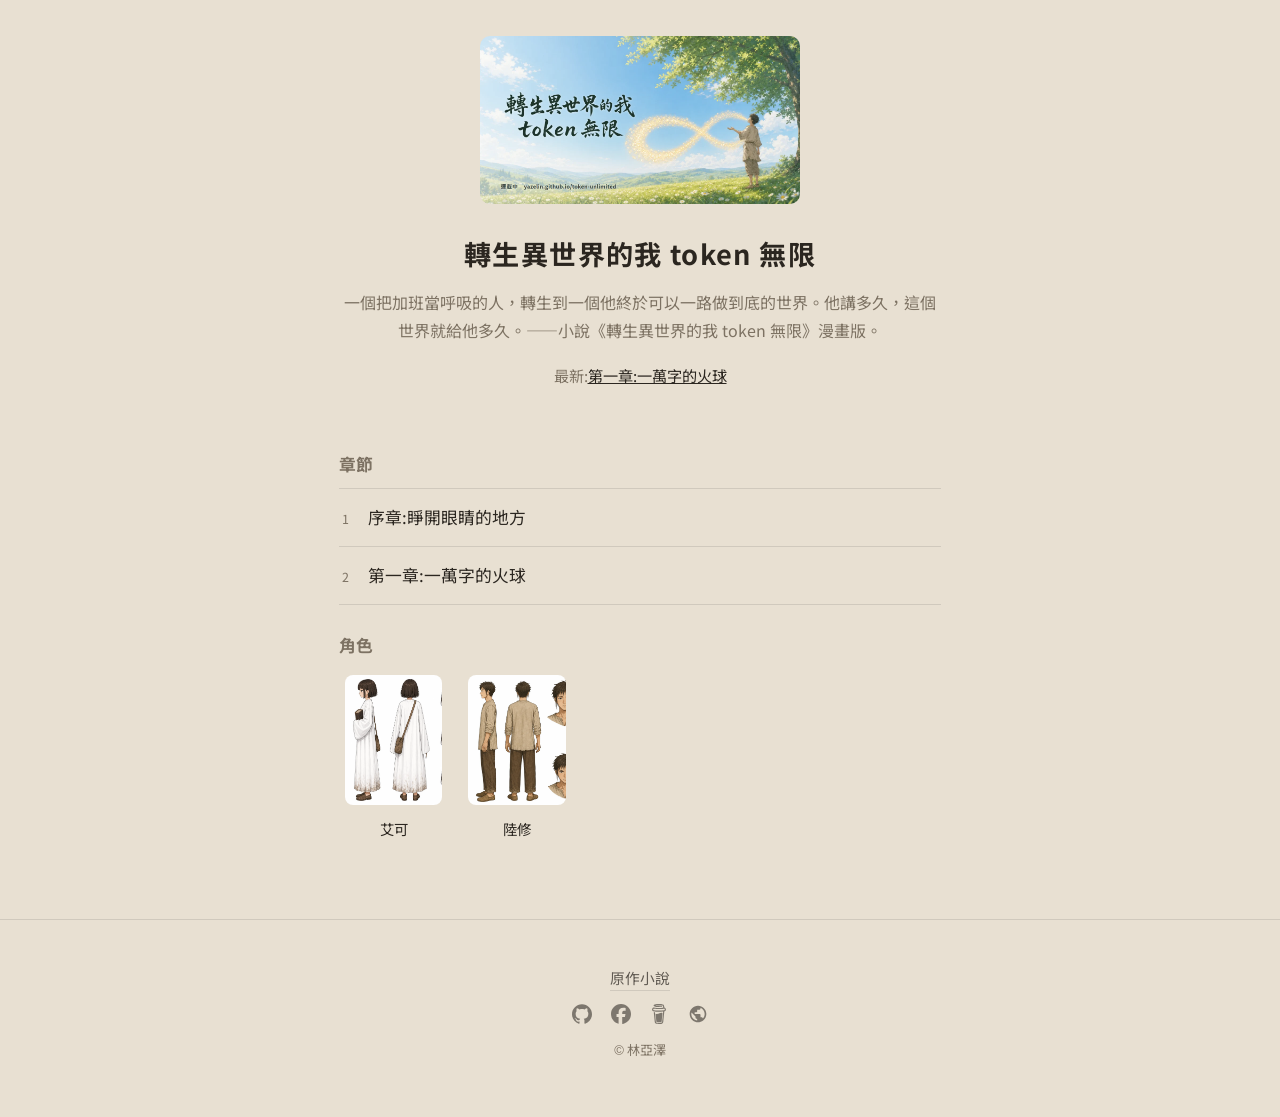
<file: index.html>
<!DOCTYPE html>
<html lang="zh-Hant">
<head>
<meta charset="utf-8">
<meta name="viewport" content="width=device-width, initial-scale=1, viewport-fit=cover">
<title>轉生異世界的我 token 無限</title>
<meta name="description" content="一個把加班當呼吸的人，轉生到一個他終於可以一路做到底的世界。他講多久，這個世界就給他多久。——小說《轉生異世界的我 token 無限》漫畫版。">
<link rel="canonical" href="https://yazelin.github.io/token-unlimited-comic/">
<meta property="og:site_name" content="轉生異世界的我 token 無限">
<meta property="og:locale" content="zh_TW">
<meta property="og:title" content="轉生異世界的我 token 無限">
<meta property="og:description" content="一個把加班當呼吸的人，轉生到一個他終於可以一路做到底的世界。他講多久，這個世界就給他多久。——小說《轉生異世界的我 token 無限》漫畫版。">
<meta property="og:url" content="https://yazelin.github.io/token-unlimited-comic/">
<meta property="og:image" content="https://yazelin.github.io/token-unlimited-comic/icon-512.png">
<meta property="og:image:width" content="512">
<meta property="og:image:height" content="512">
<meta name="twitter:card" content="summary_large_image">
<meta name="twitter:title" content="轉生異世界的我 token 無限">
<meta name="twitter:description" content="一個把加班當呼吸的人，轉生到一個他終於可以一路做到底的世界。他講多久，這個世界就給他多久。——小說《轉生異世界的我 token 無限》漫畫版。">
<meta name="twitter:image" content="https://yazelin.github.io/token-unlimited-comic/icon-512.png">

<link rel="manifest" href="./manifest.json">
<link rel="icon" href="./icon-192.png">
<meta name="theme-color" content="#e8e0d2">
<meta name="mobile-web-app-capable" content="yes">
<meta name="apple-mobile-web-app-capable" content="yes">
<link rel="stylesheet" href="./style.css">

</head>
<body>
<main class="home">
<section class="hero"><img class="cover" src="imgs/cover.webp" alt="轉生異世界的我 token 無限">
<h1>轉生異世界的我 token 無限</h1>
<p class="hook">一個把加班當呼吸的人，轉生到一個他終於可以一路做到底的世界。他講多久，這個世界就給他多久。——小說《轉生異世界的我 token 無限》漫畫版。</p>
<p class="newest">最新:<a href="read/2.html">第一章:一萬字的火球</a></p>
<div id="resume-slot"></div>
</section>
<section class="toc-sec"><h2>章節</h2><ul class="toc">
  <li><a href="read/1.html"><span class="n">1</span><span class="t">序章:睜開眼睛的地方</span></a></li>
  <li><a href="read/2.html"><span class="n">2</span><span class="t">第一章:一萬字的火球</span></a></li>
</ul></section>
<section class="chars"><h2>角色</h2><div class="char-grid"><a class="char-card" href="char/eko.html"><img src="imgs/char-eko.webp" alt="艾可" loading="lazy"><span>艾可</span></a><a class="char-card" href="char/luxiu.html"><img src="imgs/char-luxiu.webp" alt="陸修" loading="lazy"><span>陸修</span></a></div></section>
</main><footer class="site-foot"><p class="foot-novel"><a href="https://yazelin.github.io/token-unlimited/">原作小說</a></p><div class="foot-icons"><a href="https://github.com/yazelin/token-unlimited-comic" target="_blank" rel="noopener" aria-label="GitHub" title="GitHub"><svg viewBox="0 0 24 24" width="20" height="20" fill="currentColor" aria-hidden="true"><path d="M12 .297c-6.63 0-12 5.373-12 12 0 5.303 3.438 9.8 8.205 11.385.6.113.82-.258.82-.577 0-.285-.01-1.04-.015-2.04-3.338.724-4.042-1.61-4.042-1.61C4.422 18.07 3.633 17.7 3.633 17.7c-1.087-.744.084-.729.084-.729 1.205.084 1.838 1.236 1.838 1.236 1.07 1.835 2.809 1.305 3.495.998.108-.776.417-1.305.76-1.605-2.665-.3-5.466-1.332-5.466-5.93 0-1.31.465-2.38 1.235-3.22-.135-.303-.54-1.523.105-3.176 0 0 1.005-.322 3.3 1.23.96-.267 1.98-.399 3-.405 1.02.006 2.04.138 3 .405 2.28-1.552 3.285-1.23 3.285-1.23.645 1.653.24 2.873.12 3.176.765.84 1.23 1.91 1.23 3.22 0 4.61-2.805 5.625-5.475 5.92.42.36.81 1.096.81 2.22 0 1.606-.015 2.896-.015 3.286 0 .315.21.69.825.57C20.565 22.092 24 17.592 24 12.297c0-6.627-5.373-12-12-12"/></svg></a><a href="https://www.facebook.com/yaze.lin.gm" target="_blank" rel="noopener" aria-label="Facebook" title="Facebook"><svg viewBox="0 0 24 24" width="20" height="20" fill="currentColor" aria-hidden="true"><path d="M9.101 23.691v-7.98H6.627v-3.667h2.474v-1.58c0-4.085 1.848-5.978 5.858-5.978.401 0 .955.042 1.468.103a8.68 8.68 0 0 1 1.141.195v3.325a8.623 8.623 0 0 0-.653-.036 26.805 26.805 0 0 0-.733-.009c-.707 0-1.259.096-1.675.309a1.686 1.686 0 0 0-.679.622c-.258.42-.374.995-.374 1.752v1.297h3.919l-.386 2.103-.287 1.564h-3.246v8.245C19.396 23.238 24 18.179 24 12.044c0-6.627-5.373-12-12-12s-12 5.373-12 12c0 5.628 3.874 10.35 9.101 11.647Z"/></svg></a><a href="https://buymeacoffee.com/yazelin" target="_blank" rel="noopener" aria-label="請我喝咖啡" title="請我喝咖啡"><svg viewBox="0 0 24 24" width="20" height="20" fill="currentColor" aria-hidden="true"><path d="M20.216 6.415l-.132-.666c-.119-.598-.388-1.163-1.001-1.379-.197-.069-.42-.098-.57-.241-.152-.143-.196-.366-.231-.572-.065-.378-.125-.756-.192-1.133-.057-.325-.102-.69-.25-.987-.195-.4-.597-.634-.996-.788a5.723 5.723 0 00-.626-.194c-1-.263-2.05-.36-3.077-.416a25.834 25.834 0 00-3.7.062c-.915.083-1.88.184-2.75.5-.318.116-.646.256-.888.501-.297.302-.393.77-.177 1.146.154.267.415.456.692.58.36.162.737.284 1.123.366 1.075.238 2.189.331 3.287.37 1.218.05 2.437.01 3.65-.118.299-.033.598-.073.896-.119.352-.054.578-.513.474-.834-.124-.383-.457-.531-.834-.473-.466.074-.96.108-1.382.146-1.177.08-2.358.082-3.536.006a22.228 22.228 0 01-1.157-.107c-.086-.01-.18-.025-.258-.036-.243-.036-.484-.08-.724-.13-.111-.027-.111-.185 0-.212h.005c.277-.06.557-.108.838-.147h.002c.131-.009.263-.032.394-.048a25.076 25.076 0 013.426-.12c.674.019 1.347.067 2.017.144l.228.031c.267.04.533.088.798.145.392.085.895.113 1.07.542.055.137.08.288.111.431l.319 1.484a.237.237 0 01-.199.284h-.003c-.037.006-.075.01-.112.015a36.704 36.704 0 01-4.743.295 37.059 37.059 0 01-4.699-.304c-.14-.017-.293-.042-.417-.06-.326-.048-.649-.108-.973-.161-.393-.065-.768-.032-1.123.161-.29.16-.527.404-.675.701-.154.316-.199.66-.267 1-.069.34-.176.707-.135 1.056.087.753.613 1.365 1.37 1.502a39.69 39.69 0 0011.343.376.483.483 0 01.535.53l-.071.697-1.018 9.907c-.041.41-.047.832-.125 1.237-.122.637-.553 1.028-1.182 1.171-.577.131-1.165.2-1.756.205-.656.004-1.31-.025-1.966-.022-.699.004-1.556-.06-2.095-.58-.475-.458-.54-1.174-.605-1.793l-.731-7.013-.322-3.094c-.037-.351-.286-.695-.678-.678-.336.015-.718.3-.678.679l.228 2.185.949 9.112c.147 1.344 1.174 2.068 2.446 2.272.742.12 1.503.144 2.257.156.966.016 1.942.053 2.892-.122 1.408-.258 2.465-1.198 2.616-2.657.34-3.332.683-6.663 1.024-9.995l.215-2.087a.484.484 0 01.39-.426c.402-.078.787-.212 1.074-.518.455-.488.546-1.124.385-1.766zm-1.478.772c-.145.137-.363.201-.578.233-2.416.359-4.866.54-7.308.46-1.748-.06-3.477-.254-5.207-.498-.17-.024-.353-.055-.47-.18-.22-.236-.111-.71-.054-.995.052-.26.152-.609.463-.646.484-.057 1.046.148 1.526.22.577.088 1.156.159 1.737.212 2.48.226 5.002.19 7.472-.14.45-.06.899-.13 1.345-.21.399-.072.84-.206 1.08.206.166.281.188.657.162.974a.544.544 0 01-.169.364zm-6.159 3.9c-.862.37-1.84.788-3.109.788a5.884 5.884 0 01-1.569-.217l.877 9.004c.065.78.717 1.38 1.5 1.38 0 0 1.243.065 1.658.065.447 0 1.786-.065 1.786-.065.783 0 1.434-.6 1.499-1.38l.94-9.95a3.996 3.996 0 00-1.322-.238c-.826 0-1.491.284-2.26.613z"/></svg></a><a href="https://yazelin.github.io/" target="_blank" rel="noopener" aria-label="部落格" title="部落格"><svg viewBox="0 0 24 24" width="20" height="20" fill="currentColor" aria-hidden="true"><path d="M12 2C6.48 2 2 6.48 2 12s4.48 10 10 10 10-4.48 10-10S17.52 2 12 2zm-1 17.93c-3.95-.49-7-3.85-7-7.93 0-.62.08-1.21.21-1.79L9 15v1c0 1.1.9 2 2 2v1.93zm6.9-2.54c-.26-.81-1-1.39-1.9-1.39h-1v-3c0-.55-.45-1-1-1H8v-2h2c.55 0 1-.45 1-1V7h2c1.1 0 2-.9 2-2v-.41c2.93 1.19 5 4.06 5 7.41 0 2.08-.8 3.97-2.1 5.39z"/></svg></a></div>
<p class="foot-copy">© 林亞澤</p></footer>
<script src="./app.js"></script>
<script>if('serviceWorker' in navigator)navigator.serviceWorker.register('./sw.js');</script>
<!-- yz-promo-footer v11 | 三件套+BMC 注意力效果 | https://github.com/yazelin/promo-footer-skill -->
<script>
(function(){"use strict";
if(window.__yzPromoInit)return;window.__yzPromoInit=1;
/* 開啟計數。只送站名,後端只記「哪天、哪站、幾次」,不存 IP、不設 cookie、不給識別碼。
   有一半的作品是純靜態沒後端,以前根本不知道有沒有人在用。這行要放在下面那個
   prefers-reduced-motion 的 return 之前,不然關動畫的人就不會被算到。 */
try{if(location.hostname==="yazelin.github.io"&&navigator.sendBeacon)navigator.sendBeacon("https://k-rider-api.yazelinj303.workers.dev/hit?s=token-unlimited-comic")}catch(e){}
try{if(window.matchMedia&&matchMedia("(prefers-reduced-motion: reduce)").matches)return}catch(e){}
var REPO="token-unlimited-comic",INJECT=false,ADDBLOG=true;
var GH=REPO?"https://github.com/yazelin/"+REPO:"https://github.com/yazelin";
var LINES=["嘿，這裡這裡，我是咖啡按鈕","我是一顆很努力的按鈕，求被點一下","噓，亞澤不知道我在偷偷拉贊助","你看我跳得這麼賣力，不請一杯嗎？","不請也沒關係，你來玩我就很開心","免費給你玩的，想寵亞澤再說","一杯咖啡，是下一個作品的燃料","你的咖啡會變成下一個作品，真的","咖啡因進入亞澤體內，程式碼就會自己寫完","亞澤說，有人請咖啡他會開心一整天","只是一杯咖啡，但亞澤會記得你","用愛發電中，咖啡因可提升發電效率","覺得好玩嗎？抖內一下下","這個網站沒有廣告，只有我這顆按鈕"];
var ICONS={blog:'<svg viewBox="0 0 24 24" width="18" height="18" fill="currentColor" aria-hidden="true"><path d="M12 2C6.48 2 2 6.48 2 12s4.48 10 10 10 10-4.48 10-10S17.52 2 12 2zm-1 17.93c-3.95-.49-7-3.85-7-7.93 0-.62.08-1.21.21-1.79L9 15v1c0 1.1.9 2 2 2v1.93zm6.9-2.54c-.26-.81-1-1.39-1.9-1.39h-1v-3c0-.55-.45-1-1-1H8v-2h2c.55 0 1-.45 1-1V7h2c1.1 0 2-.9 2-2v-.41c2.93 1.19 5 4.06 5 7.41 0 2.08-.8 3.97-2.1 5.39z"/></svg>',gh:'<svg viewBox="0 0 24 24" width="18" height="18" fill="currentColor" aria-hidden="true"><path d="M12 .297c-6.63 0-12 5.373-12 12 0 5.303 3.438 9.8 8.205 11.385.6.113.82-.258.82-.577 0-.285-.01-1.04-.015-2.04-3.338.724-4.042-1.61-4.042-1.61C4.422 18.07 3.633 17.7 3.633 17.7c-1.087-.744.084-.729.084-.729 1.205.084 1.838 1.236 1.838 1.236 1.07 1.835 2.809 1.305 3.495.998.108-.776.417-1.305.76-1.605-2.665-.3-5.466-1.332-5.466-5.93 0-1.31.465-2.38 1.235-3.22-.135-.303-.54-1.523.105-3.176 0 0 1.005-.322 3.3 1.23.96-.267 1.98-.399 3-.405 1.02.006 2.04.138 3 .405 2.28-1.552 3.285-1.23 3.285-1.23.645 1.653.24 2.873.12 3.176.765.84 1.23 1.91 1.23 3.22 0 4.61-2.805 5.625-5.475 5.92.42.36.81 1.096.81 2.22 0 1.606-.015 2.896-.015 3.286 0 .315.21.69.825.57C20.565 22.092 24 17.592 24 12.297c0-6.627-5.373-12-12-12"/></svg>',fb:'<svg viewBox="0 0 24 24" width="18" height="18" fill="currentColor" aria-hidden="true"><path d="M9.101 23.691v-7.98H6.627v-3.667h2.474v-1.58c0-4.085 1.848-5.978 5.858-5.978.401 0 .955.042 1.468.103a8.68 8.68 0 0 1 1.141.195v3.325a8.623 8.623 0 0 0-.653-.036 26.805 26.805 0 0 0-.733-.009c-.707 0-1.259.096-1.675.309a1.686 1.686 0 0 0-.679.622c-.258.42-.374.995-.374 1.752v1.297h3.919l-.386 2.103-.287 1.564h-3.246v8.245C19.396 23.238 24 18.179 24 12.044c0-6.627-5.373-12-12-12s-12 5.373-12 12c0 5.628 3.874 10.35 9.101 11.647Z"/></svg>',bmc:'<svg viewBox="0 0 24 24" width="18" height="18" fill="currentColor" aria-hidden="true"><path d="M20.216 6.415l-.132-.666c-.119-.598-.388-1.163-1.001-1.379-.197-.069-.42-.098-.57-.241-.152-.143-.196-.366-.231-.572-.065-.378-.125-.756-.192-1.133-.057-.325-.102-.69-.25-.987-.195-.4-.597-.634-.996-.788a5.723 5.723 0 00-.626-.194c-1-.263-2.05-.36-3.077-.416a25.834 25.834 0 00-3.7.062c-.915.083-1.88.184-2.75.5-.318.116-.646.256-.888.501-.297.302-.393.77-.177 1.146.154.267.415.456.692.58.36.162.737.284 1.123.366 1.075.238 2.189.331 3.287.37 1.218.05 2.437.01 3.65-.118.299-.033.598-.073.896-.119.352-.054.578-.513.474-.834-.124-.383-.457-.531-.834-.473-.466.074-.96.108-1.382.146-1.177.08-2.358.082-3.536.006a22.228 22.228 0 01-1.157-.107c-.086-.01-.18-.025-.258-.036-.243-.036-.484-.08-.724-.13-.111-.027-.111-.185 0-.212h.005c.277-.06.557-.108.838-.147h.002c.131-.009.263-.032.394-.048a25.076 25.076 0 013.426-.12c.674.019 1.347.067 2.017.144l.228.031c.267.04.533.088.798.145.392.085.895.113 1.07.542.055.137.08.288.111.431l.319 1.484a.237.237 0 01-.199.284h-.003c-.037.006-.075.01-.112.015a36.704 36.704 0 01-4.743.295 37.059 37.059 0 01-4.699-.304c-.14-.017-.293-.042-.417-.06-.326-.048-.649-.108-.973-.161-.393-.065-.768-.032-1.123.161-.29.16-.527.404-.675.701-.154.316-.199.66-.267 1-.069.34-.176.707-.135 1.056.087.753.613 1.365 1.37 1.502a39.69 39.69 0 0011.343.376.483.483 0 01.535.53l-.071.697-1.018 9.907c-.041.41-.047.832-.125 1.237-.122.637-.553 1.028-1.182 1.171-.577.131-1.165.2-1.756.205-.656.004-1.31-.025-1.966-.022-.699.004-1.556-.06-2.095-.58-.475-.458-.54-1.174-.605-1.793l-.731-7.013-.322-3.094c-.037-.351-.286-.695-.678-.678-.336.015-.718.3-.678.679l.228 2.185.949 9.112c.147 1.344 1.174 2.068 2.446 2.272.742.12 1.503.144 2.257.156.966.016 1.942.053 2.892-.122 1.408-.258 2.465-1.198 2.616-2.657.34-3.332.683-6.663 1.024-9.995l.215-2.087a.484.484 0 01.39-.426c.402-.078.787-.212 1.074-.518.455-.488.546-1.124.385-1.766zm-1.478.772c-.145.137-.363.201-.578.233-2.416.359-4.866.54-7.308.46-1.748-.06-3.477-.254-5.207-.498-.17-.024-.353-.055-.47-.18-.22-.236-.111-.71-.054-.995.052-.26.152-.609.463-.646.484-.057 1.046.148 1.526.22.577.088 1.156.159 1.737.212 2.48.226 5.002.19 7.472-.14.45-.06.899-.13 1.345-.21.399-.072.84-.206 1.08.206.166.281.188.657.162.974a.544.544 0 01-.169.364zm-6.159 3.9c-.862.37-1.84.788-3.109.788a5.884 5.884 0 01-1.569-.217l.877 9.004c.065.78.717 1.38 1.5 1.38 0 0 1.243.065 1.658.065.447 0 1.786-.065 1.786-.065.783 0 1.434-.6 1.499-1.38l.94-9.95a3.996 3.996 0 00-1.322-.238c-.826 0-1.491.284-2.26.613z"/></svg>'};
var CSS="@keyframes yzIdle{0%,55%,100%{transform:translateY(0)}62%{transform:translateY(-4px)}70%{transform:translateY(0)}78%{transform:translateY(-2px)}84%{transform:translateY(0)}}"+
".yz-idle{animation:yzIdle 2.6s ease-in-out infinite}"+
"@keyframes yzHop{0%,100%{transform:translateY(0)}20%{transform:translateY(-6px) scale(1.04)}40%{transform:translateY(0) scale(1)}55%{transform:translateY(-3px)}70%{transform:translateY(0)}}"+
".yz-hop{animation:yzHop .9s cubic-bezier(.36,.07,.19,.97)}"+
".yz-bubble{position:fixed;z-index:2147483000;max-width:200px;padding:6px 11px;border-radius:14px;background:#fffdf7;color:#4a3f35;border:1px solid rgba(0,0,0,.1);box-shadow:0 4px 14px rgba(0,0,0,.18);font:13px/1.5 system-ui,-apple-system,'Noto Sans TC',sans-serif;pointer-events:none;opacity:0;transform:translateY(5px);transition:opacity .25s ease,transform .25s ease}"+
".yz-bubble.yz-on{opacity:1;transform:translateY(0)}"+
".yz-bubble::after{content:'';position:absolute;left:var(--yz-tail,50%);margin-left:-6px;border:6px solid transparent}"+
".yz-bubble.yz-above::after{bottom:-6px;border-bottom:0;border-top:6px solid #fffdf7}"+
".yz-bubble.yz-below::after{top:-6px;border-top:0;border-bottom:6px solid #fffdf7}"+
".yz-cluster{position:fixed;right:12px;bottom:12px;z-index:2147482999;display:flex;gap:10px}"+
".yz-cluster a{display:inline-flex;align-items:center;justify-content:center;width:38px;height:38px;border-radius:50%;background:rgba(22,26,35,.72);color:#fff;border:1px solid rgba(255,255,255,.28);backdrop-filter:blur(4px);transition:transform .15s,background .15s}"+
".yz-cluster a:hover{transform:translateY(-2px);background:rgba(22,26,35,.92)}";
var bubble,anchor;
function addCss(){if(document.getElementById("yz-promo-css"))return;var s=document.createElement("style");s.id="yz-promo-css";s.textContent=CSS;document.head.appendChild(s)}
function inFooter(el){try{return !!(el.closest&&el.closest('footer,nav,[class*="footer"],[id*="footer"]'))}catch(e){return false}}
function findAnchor(){var as=document.querySelectorAll('a[href*="buymeacoffee.com/yazelin"]');if(!as.length)return null;
var vis=[],i,r;for(i=0;i<as.length;i++){r=as[i].getBoundingClientRect();if(r.width||r.height)vis.push(as[i])}
var pool=vis.length?vis:[].slice.call(as);
for(i=0;i<pool.length;i++)if(inFooter(pool[i]))return pool[i];
return pool[pool.length-1]}
function inject(){if(!INJECT||findAnchor()||document.querySelector(".yz-cluster"))return;
var n=document.createElement("nav");n.className="yz-cluster";n.setAttribute("aria-label","作者連結");
n.innerHTML='<a href="'+GH+'" target="_blank" rel="noopener" aria-label="GitHub 原始碼" title="GitHub 原始碼">'+ICONS.gh+'</a>'+
'<a href="https://www.facebook.com/yaze.lin.gm" target="_blank" rel="noopener" aria-label="Facebook" title="Facebook">'+ICONS.fb+'</a>'+
'<a href="https://buymeacoffee.com/yazelin" target="_blank" rel="noopener" aria-label="請亞澤喝杯咖啡 Buy me a coffee" title="請亞澤喝杯咖啡 Buy me a coffee">'+ICONS.bmc+'</a>'+
(ADDBLOG?'<a class="yz-blog" href="https://yazelin.github.io/" target="_blank" rel="noopener" aria-label="亞澤的部落格" title="亞澤的部落格">'+ICONS.blog+'</a>':'');
document.body.appendChild(n)}
function blogLinked(){var as=document.querySelectorAll('a[href^="https://yazelin.github.io"]');for(var i=0;i<as.length;i++){try{if(new URL(as[i].href).pathname==="/")return true}catch(e){}}return false}
function addBlog(){if(!ADDBLOG||document.querySelector(".yz-blog")||blogLinked()||!inFooter(anchor))return;
var c=anchor.cloneNode(true);c.classList.remove("yz-hop","yz-idle");c.classList.add("yz-blog");
c.href="https://yazelin.github.io/";c.setAttribute("aria-label","亞澤的部落格");c.setAttribute("title","亞澤的部落格");
if(c.querySelector("svg")){var hasText=!!c.textContent.trim();c.innerHTML=ICONS.blog+(hasText?"部落格":"")}else{c.textContent="部落格"}
anchor.parentNode.insertBefore(c,anchor.nextSibling)}
function hop(){anchor.classList.remove("yz-hop");void anchor.offsetWidth;anchor.classList.add("yz-hop")}
var shown=0,MAX_SHOWS=3;
function say(){if(document.hidden)return;var r=anchor.getBoundingClientRect();if(!r.width&&!r.height)return;if(r.bottom<0||r.top>innerHeight)return;shown++;
bubble.textContent=LINES[Math.floor(Math.random()*LINES.length)];
bubble.classList.remove("yz-on","yz-above","yz-below");
bubble.style.left="0px";bubble.style.top="0px";
var bw=bubble.offsetWidth,bh=bubble.offsetHeight,cx=r.left+r.width/2;
var left=Math.max(8,Math.min(cx-bw/2,innerWidth-bw-8));
var above=r.top-bh-12>=8;
bubble.style.left=left+"px";
bubble.style.top=(above?r.top-bh-12:r.bottom+12)+"px";
bubble.classList.add(above?"yz-above":"yz-below");
bubble.style.setProperty("--yz-tail",Math.max(12,Math.min(cx-left,bw-12))+"px");
hop();
requestAnimationFrame(function(){bubble.classList.add("yz-on")});
setTimeout(function(){bubble.classList.remove("yz-on")},4200)}
function start(){addCss();inject();anchor=findAnchor();if(!anchor)return false;
try{if(getComputedStyle(anchor).display==="inline")anchor.style.display="inline-block"}catch(e){}
anchor.classList.add("yz-idle");
anchor.addEventListener("animationend",function(e){if(e.animationName==="yzHop")anchor.classList.remove("yz-hop")});
try{addBlog()}catch(e){}
bubble=document.createElement("div");bubble.className="yz-bubble";bubble.setAttribute("aria-hidden","true");document.body.appendChild(bubble);
window.__yzPromo=say;
(function loop(first){if(shown>=MAX_SHOWS)return;setTimeout(function(){say();loop(false)},first?18e3+Math.random()*12e3:9e4+Math.random()*9e4)})(true);
return true}
function boot(){var tries=0;(function t(){if(start())return;if(++tries<20)setTimeout(t,1500)})()}
if(document.readyState==="loading")document.addEventListener("DOMContentLoaded",boot);else boot();
})();
</script>


</body>
</html>
</file>
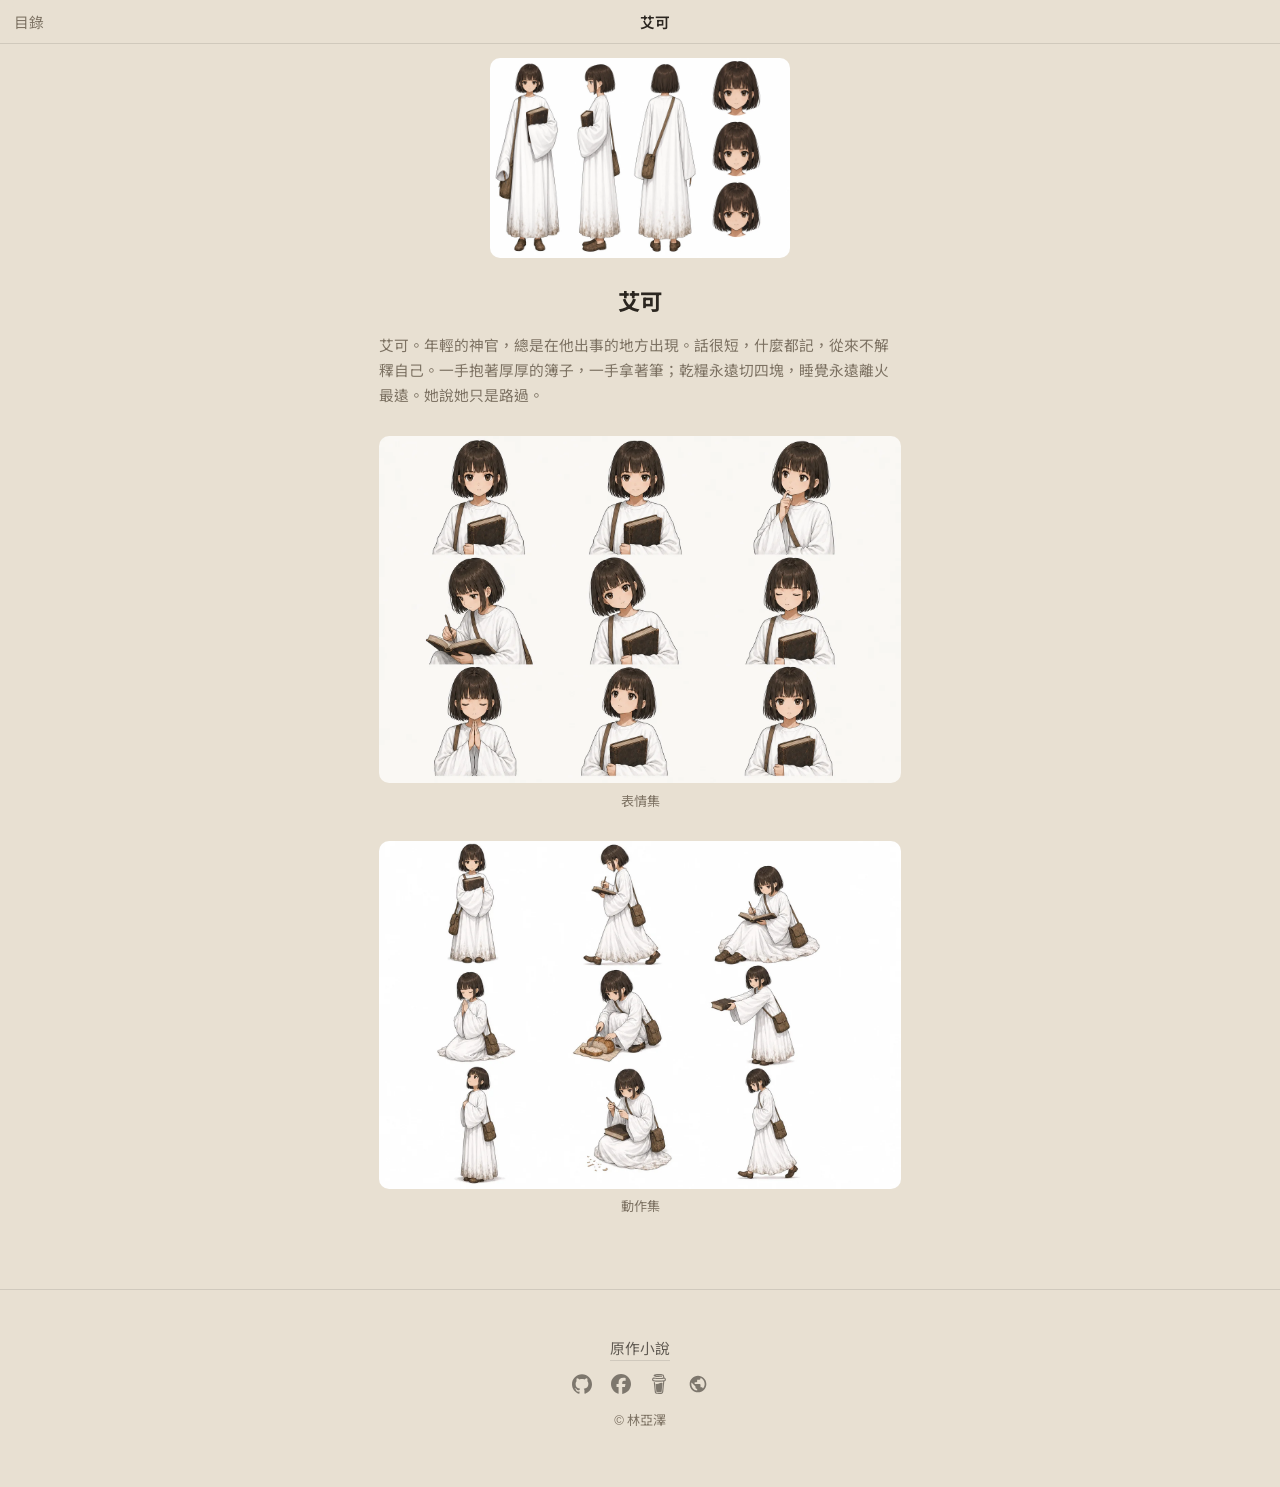
<file: char/eko.html>
<!DOCTYPE html>
<html lang="zh-Hant">
<head>
<meta charset="utf-8">
<meta name="viewport" content="width=device-width, initial-scale=1, viewport-fit=cover">
<title>艾可|轉生異世界的我 token 無限</title>
<meta name="description" content="艾可。年輕的神官，總是在他出事的地方出現。話很短，什麼都記，從來不解釋自己。一手抱著厚厚的簿子，一手拿著筆；乾糧永遠切四塊，睡覺永遠離火最遠。她說她只是路過。">
<link rel="canonical" href="https://yazelin.github.io/token-unlimited-comic/char/eko.html">
<meta property="og:site_name" content="艾可|轉生異世界的我 token 無限">
<meta property="og:locale" content="zh_TW">
<meta property="og:title" content="艾可|轉生異世界的我 token 無限">
<meta property="og:description" content="艾可。年輕的神官，總是在他出事的地方出現。話很短，什麼都記，從來不解釋自己。一手抱著厚厚的簿子，一手拿著筆；乾糧永遠切四塊，睡覺永遠離火最遠。她說她只是路過。">
<meta property="og:url" content="https://yazelin.github.io/token-unlimited-comic/char/eko.html">
<meta property="og:image" content="https://yazelin.github.io/token-unlimited-comic/icon-512.png">

<link rel="manifest" href="../manifest.json">
<link rel="icon" href="../icon-192.png">
<meta name="theme-color" content="#e8e0d2">
<meta name="mobile-web-app-capable" content="yes">
<meta name="apple-mobile-web-app-capable" content="yes">
<link rel="stylesheet" href="../style.css">

</head>
<body>
<main class="char-page">
<nav class="reader-top"><a href="../index.html">目錄</a><b>艾可</b><span></span></nav>
<img class="portrait" src="../imgs/char-eko.webp" alt="艾可">
<h1>艾可</h1>
<p class="card-text">艾可。年輕的神官，總是在他出事的地方出現。話很短，什麼都記，從來不解釋自己。一手抱著厚厚的簿子，一手拿著筆；乾糧永遠切四塊，睡覺永遠離火最遠。她說她只是路過。</p>
<figure class="sheet"><img src="../imgs/char-eko-expr.webp" alt="艾可表情集" loading="lazy"><figcaption>表情集</figcaption></figure>
<figure class="sheet"><img src="../imgs/char-eko-pose.webp" alt="艾可動作集" loading="lazy"><figcaption>動作集</figcaption></figure>
</main><footer class="site-foot"><p class="foot-novel"><a href="https://yazelin.github.io/token-unlimited/">原作小說</a></p><div class="foot-icons"><a href="https://github.com/yazelin/token-unlimited-comic" target="_blank" rel="noopener" aria-label="GitHub" title="GitHub"><svg viewBox="0 0 24 24" width="20" height="20" fill="currentColor" aria-hidden="true"><path d="M12 .297c-6.63 0-12 5.373-12 12 0 5.303 3.438 9.8 8.205 11.385.6.113.82-.258.82-.577 0-.285-.01-1.04-.015-2.04-3.338.724-4.042-1.61-4.042-1.61C4.422 18.07 3.633 17.7 3.633 17.7c-1.087-.744.084-.729.084-.729 1.205.084 1.838 1.236 1.838 1.236 1.07 1.835 2.809 1.305 3.495.998.108-.776.417-1.305.76-1.605-2.665-.3-5.466-1.332-5.466-5.93 0-1.31.465-2.38 1.235-3.22-.135-.303-.54-1.523.105-3.176 0 0 1.005-.322 3.3 1.23.96-.267 1.98-.399 3-.405 1.02.006 2.04.138 3 .405 2.28-1.552 3.285-1.23 3.285-1.23.645 1.653.24 2.873.12 3.176.765.84 1.23 1.91 1.23 3.22 0 4.61-2.805 5.625-5.475 5.92.42.36.81 1.096.81 2.22 0 1.606-.015 2.896-.015 3.286 0 .315.21.69.825.57C20.565 22.092 24 17.592 24 12.297c0-6.627-5.373-12-12-12"/></svg></a><a href="https://www.facebook.com/yaze.lin.gm" target="_blank" rel="noopener" aria-label="Facebook" title="Facebook"><svg viewBox="0 0 24 24" width="20" height="20" fill="currentColor" aria-hidden="true"><path d="M9.101 23.691v-7.98H6.627v-3.667h2.474v-1.58c0-4.085 1.848-5.978 5.858-5.978.401 0 .955.042 1.468.103a8.68 8.68 0 0 1 1.141.195v3.325a8.623 8.623 0 0 0-.653-.036 26.805 26.805 0 0 0-.733-.009c-.707 0-1.259.096-1.675.309a1.686 1.686 0 0 0-.679.622c-.258.42-.374.995-.374 1.752v1.297h3.919l-.386 2.103-.287 1.564h-3.246v8.245C19.396 23.238 24 18.179 24 12.044c0-6.627-5.373-12-12-12s-12 5.373-12 12c0 5.628 3.874 10.35 9.101 11.647Z"/></svg></a><a href="https://buymeacoffee.com/yazelin" target="_blank" rel="noopener" aria-label="請我喝咖啡" title="請我喝咖啡"><svg viewBox="0 0 24 24" width="20" height="20" fill="currentColor" aria-hidden="true"><path d="M20.216 6.415l-.132-.666c-.119-.598-.388-1.163-1.001-1.379-.197-.069-.42-.098-.57-.241-.152-.143-.196-.366-.231-.572-.065-.378-.125-.756-.192-1.133-.057-.325-.102-.69-.25-.987-.195-.4-.597-.634-.996-.788a5.723 5.723 0 00-.626-.194c-1-.263-2.05-.36-3.077-.416a25.834 25.834 0 00-3.7.062c-.915.083-1.88.184-2.75.5-.318.116-.646.256-.888.501-.297.302-.393.77-.177 1.146.154.267.415.456.692.58.36.162.737.284 1.123.366 1.075.238 2.189.331 3.287.37 1.218.05 2.437.01 3.65-.118.299-.033.598-.073.896-.119.352-.054.578-.513.474-.834-.124-.383-.457-.531-.834-.473-.466.074-.96.108-1.382.146-1.177.08-2.358.082-3.536.006a22.228 22.228 0 01-1.157-.107c-.086-.01-.18-.025-.258-.036-.243-.036-.484-.08-.724-.13-.111-.027-.111-.185 0-.212h.005c.277-.06.557-.108.838-.147h.002c.131-.009.263-.032.394-.048a25.076 25.076 0 013.426-.12c.674.019 1.347.067 2.017.144l.228.031c.267.04.533.088.798.145.392.085.895.113 1.07.542.055.137.08.288.111.431l.319 1.484a.237.237 0 01-.199.284h-.003c-.037.006-.075.01-.112.015a36.704 36.704 0 01-4.743.295 37.059 37.059 0 01-4.699-.304c-.14-.017-.293-.042-.417-.06-.326-.048-.649-.108-.973-.161-.393-.065-.768-.032-1.123.161-.29.16-.527.404-.675.701-.154.316-.199.66-.267 1-.069.34-.176.707-.135 1.056.087.753.613 1.365 1.37 1.502a39.69 39.69 0 0011.343.376.483.483 0 01.535.53l-.071.697-1.018 9.907c-.041.41-.047.832-.125 1.237-.122.637-.553 1.028-1.182 1.171-.577.131-1.165.2-1.756.205-.656.004-1.31-.025-1.966-.022-.699.004-1.556-.06-2.095-.58-.475-.458-.54-1.174-.605-1.793l-.731-7.013-.322-3.094c-.037-.351-.286-.695-.678-.678-.336.015-.718.3-.678.679l.228 2.185.949 9.112c.147 1.344 1.174 2.068 2.446 2.272.742.12 1.503.144 2.257.156.966.016 1.942.053 2.892-.122 1.408-.258 2.465-1.198 2.616-2.657.34-3.332.683-6.663 1.024-9.995l.215-2.087a.484.484 0 01.39-.426c.402-.078.787-.212 1.074-.518.455-.488.546-1.124.385-1.766zm-1.478.772c-.145.137-.363.201-.578.233-2.416.359-4.866.54-7.308.46-1.748-.06-3.477-.254-5.207-.498-.17-.024-.353-.055-.47-.18-.22-.236-.111-.71-.054-.995.052-.26.152-.609.463-.646.484-.057 1.046.148 1.526.22.577.088 1.156.159 1.737.212 2.48.226 5.002.19 7.472-.14.45-.06.899-.13 1.345-.21.399-.072.84-.206 1.08.206.166.281.188.657.162.974a.544.544 0 01-.169.364zm-6.159 3.9c-.862.37-1.84.788-3.109.788a5.884 5.884 0 01-1.569-.217l.877 9.004c.065.78.717 1.38 1.5 1.38 0 0 1.243.065 1.658.065.447 0 1.786-.065 1.786-.065.783 0 1.434-.6 1.499-1.38l.94-9.95a3.996 3.996 0 00-1.322-.238c-.826 0-1.491.284-2.26.613z"/></svg></a><a href="https://yazelin.github.io/" target="_blank" rel="noopener" aria-label="部落格" title="部落格"><svg viewBox="0 0 24 24" width="20" height="20" fill="currentColor" aria-hidden="true"><path d="M12 2C6.48 2 2 6.48 2 12s4.48 10 10 10 10-4.48 10-10S17.52 2 12 2zm-1 17.93c-3.95-.49-7-3.85-7-7.93 0-.62.08-1.21.21-1.79L9 15v1c0 1.1.9 2 2 2v1.93zm6.9-2.54c-.26-.81-1-1.39-1.9-1.39h-1v-3c0-.55-.45-1-1-1H8v-2h2c.55 0 1-.45 1-1V7h2c1.1 0 2-.9 2-2v-.41c2.93 1.19 5 4.06 5 7.41 0 2.08-.8 3.97-2.1 5.39z"/></svg></a></div>
<p class="foot-copy">© 林亞澤</p></footer>
<script src="../app.js"></script>
<script>if('serviceWorker' in navigator)navigator.serviceWorker.register('../sw.js');</script>
</body>
</html>
</file>
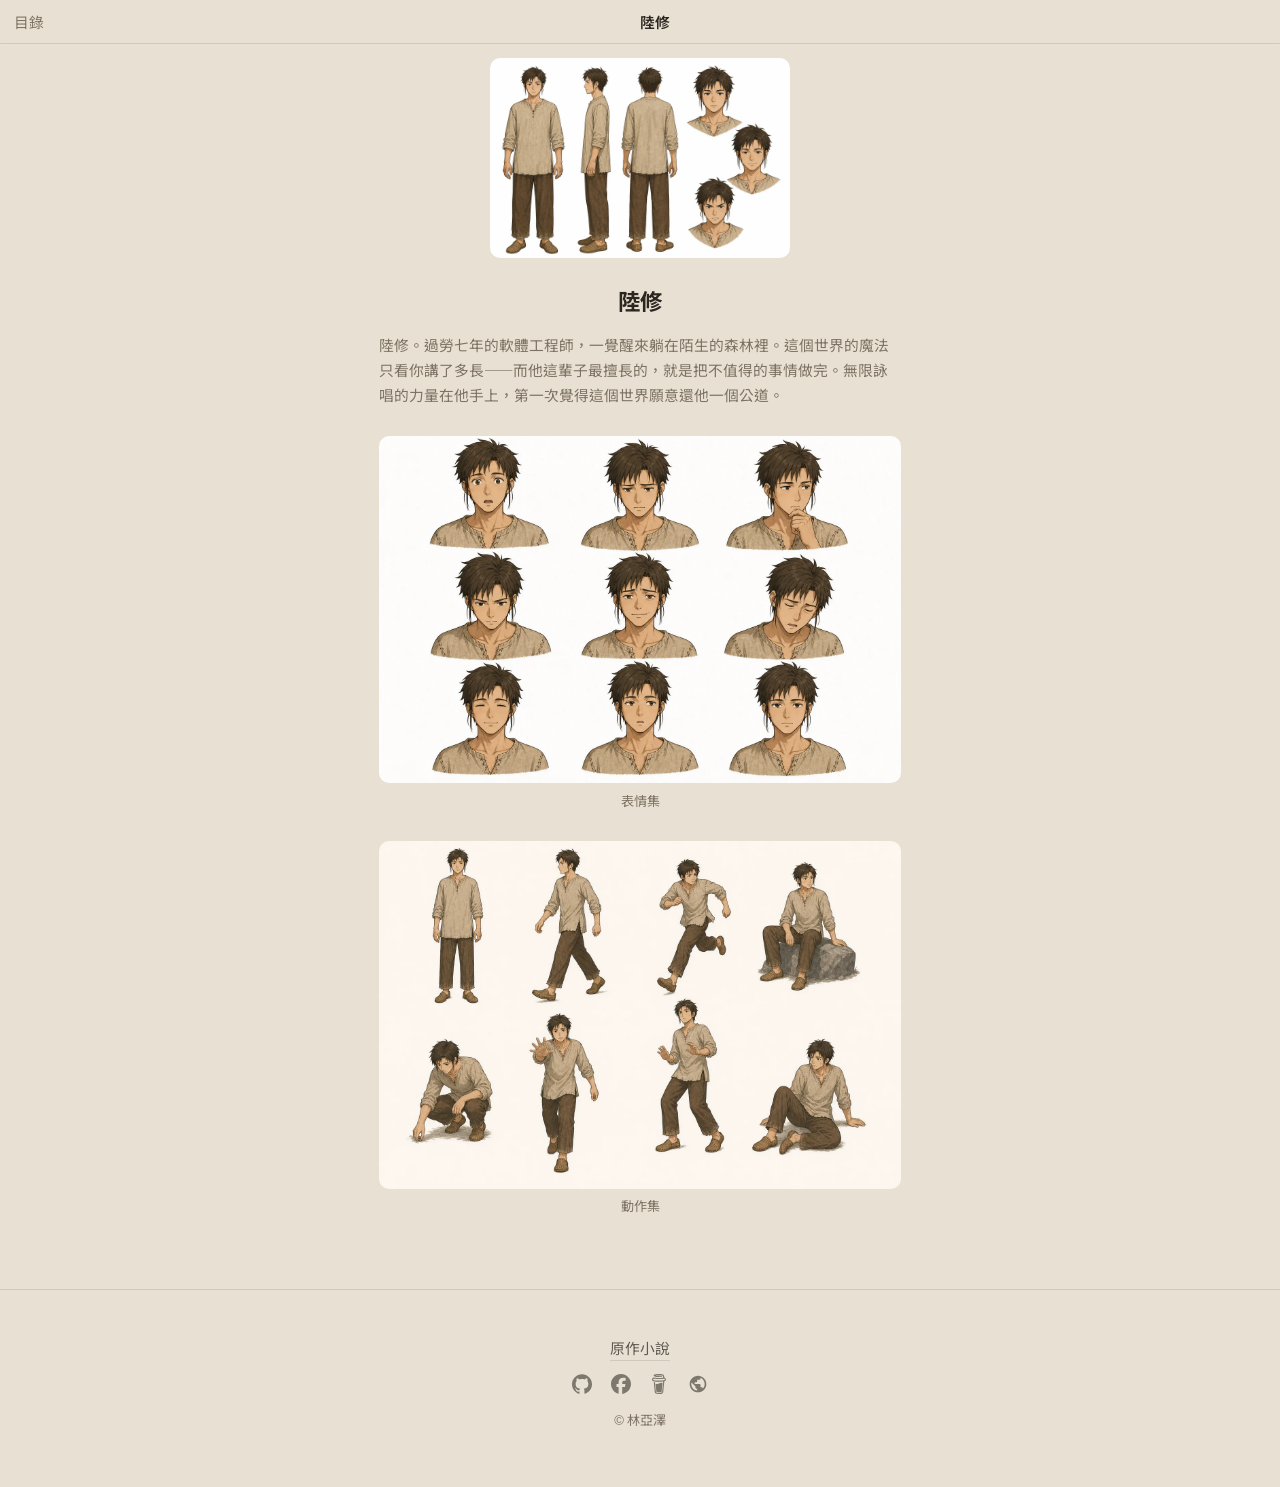
<file: char/luxiu.html>
<!DOCTYPE html>
<html lang="zh-Hant">
<head>
<meta charset="utf-8">
<meta name="viewport" content="width=device-width, initial-scale=1, viewport-fit=cover">
<title>陸修|轉生異世界的我 token 無限</title>
<meta name="description" content="陸修。過勞七年的軟體工程師，一覺醒來躺在陌生的森林裡。這個世界的魔法只看你講了多長——而他這輩子最擅長的，就是把不值得的事情做完。無限詠唱的力量在他手上，第一次">
<link rel="canonical" href="https://yazelin.github.io/token-unlimited-comic/char/luxiu.html">
<meta property="og:site_name" content="陸修|轉生異世界的我 token 無限">
<meta property="og:locale" content="zh_TW">
<meta property="og:title" content="陸修|轉生異世界的我 token 無限">
<meta property="og:description" content="陸修。過勞七年的軟體工程師，一覺醒來躺在陌生的森林裡。這個世界的魔法只看你講了多長——而他這輩子最擅長的，就是把不值得的事情做完。無限詠唱的力量在他手上，第一次">
<meta property="og:url" content="https://yazelin.github.io/token-unlimited-comic/char/luxiu.html">
<meta property="og:image" content="https://yazelin.github.io/token-unlimited-comic/icon-512.png">

<link rel="manifest" href="../manifest.json">
<link rel="icon" href="../icon-192.png">
<meta name="theme-color" content="#e8e0d2">
<meta name="mobile-web-app-capable" content="yes">
<meta name="apple-mobile-web-app-capable" content="yes">
<link rel="stylesheet" href="../style.css">

</head>
<body>
<main class="char-page">
<nav class="reader-top"><a href="../index.html">目錄</a><b>陸修</b><span></span></nav>
<img class="portrait" src="../imgs/char-luxiu.webp" alt="陸修">
<h1>陸修</h1>
<p class="card-text">陸修。過勞七年的軟體工程師，一覺醒來躺在陌生的森林裡。這個世界的魔法只看你講了多長——而他這輩子最擅長的，就是把不值得的事情做完。無限詠唱的力量在他手上，第一次覺得這個世界願意還他一個公道。</p>
<figure class="sheet"><img src="../imgs/char-luxiu-expr.webp" alt="陸修表情集" loading="lazy"><figcaption>表情集</figcaption></figure>
<figure class="sheet"><img src="../imgs/char-luxiu-pose.webp" alt="陸修動作集" loading="lazy"><figcaption>動作集</figcaption></figure>
</main><footer class="site-foot"><p class="foot-novel"><a href="https://yazelin.github.io/token-unlimited/">原作小說</a></p><div class="foot-icons"><a href="https://github.com/yazelin/token-unlimited-comic" target="_blank" rel="noopener" aria-label="GitHub" title="GitHub"><svg viewBox="0 0 24 24" width="20" height="20" fill="currentColor" aria-hidden="true"><path d="M12 .297c-6.63 0-12 5.373-12 12 0 5.303 3.438 9.8 8.205 11.385.6.113.82-.258.82-.577 0-.285-.01-1.04-.015-2.04-3.338.724-4.042-1.61-4.042-1.61C4.422 18.07 3.633 17.7 3.633 17.7c-1.087-.744.084-.729.084-.729 1.205.084 1.838 1.236 1.838 1.236 1.07 1.835 2.809 1.305 3.495.998.108-.776.417-1.305.76-1.605-2.665-.3-5.466-1.332-5.466-5.93 0-1.31.465-2.38 1.235-3.22-.135-.303-.54-1.523.105-3.176 0 0 1.005-.322 3.3 1.23.96-.267 1.98-.399 3-.405 1.02.006 2.04.138 3 .405 2.28-1.552 3.285-1.23 3.285-1.23.645 1.653.24 2.873.12 3.176.765.84 1.23 1.91 1.23 3.22 0 4.61-2.805 5.625-5.475 5.92.42.36.81 1.096.81 2.22 0 1.606-.015 2.896-.015 3.286 0 .315.21.69.825.57C20.565 22.092 24 17.592 24 12.297c0-6.627-5.373-12-12-12"/></svg></a><a href="https://www.facebook.com/yaze.lin.gm" target="_blank" rel="noopener" aria-label="Facebook" title="Facebook"><svg viewBox="0 0 24 24" width="20" height="20" fill="currentColor" aria-hidden="true"><path d="M9.101 23.691v-7.98H6.627v-3.667h2.474v-1.58c0-4.085 1.848-5.978 5.858-5.978.401 0 .955.042 1.468.103a8.68 8.68 0 0 1 1.141.195v3.325a8.623 8.623 0 0 0-.653-.036 26.805 26.805 0 0 0-.733-.009c-.707 0-1.259.096-1.675.309a1.686 1.686 0 0 0-.679.622c-.258.42-.374.995-.374 1.752v1.297h3.919l-.386 2.103-.287 1.564h-3.246v8.245C19.396 23.238 24 18.179 24 12.044c0-6.627-5.373-12-12-12s-12 5.373-12 12c0 5.628 3.874 10.35 9.101 11.647Z"/></svg></a><a href="https://buymeacoffee.com/yazelin" target="_blank" rel="noopener" aria-label="請我喝咖啡" title="請我喝咖啡"><svg viewBox="0 0 24 24" width="20" height="20" fill="currentColor" aria-hidden="true"><path d="M20.216 6.415l-.132-.666c-.119-.598-.388-1.163-1.001-1.379-.197-.069-.42-.098-.57-.241-.152-.143-.196-.366-.231-.572-.065-.378-.125-.756-.192-1.133-.057-.325-.102-.69-.25-.987-.195-.4-.597-.634-.996-.788a5.723 5.723 0 00-.626-.194c-1-.263-2.05-.36-3.077-.416a25.834 25.834 0 00-3.7.062c-.915.083-1.88.184-2.75.5-.318.116-.646.256-.888.501-.297.302-.393.77-.177 1.146.154.267.415.456.692.58.36.162.737.284 1.123.366 1.075.238 2.189.331 3.287.37 1.218.05 2.437.01 3.65-.118.299-.033.598-.073.896-.119.352-.054.578-.513.474-.834-.124-.383-.457-.531-.834-.473-.466.074-.96.108-1.382.146-1.177.08-2.358.082-3.536.006a22.228 22.228 0 01-1.157-.107c-.086-.01-.18-.025-.258-.036-.243-.036-.484-.08-.724-.13-.111-.027-.111-.185 0-.212h.005c.277-.06.557-.108.838-.147h.002c.131-.009.263-.032.394-.048a25.076 25.076 0 013.426-.12c.674.019 1.347.067 2.017.144l.228.031c.267.04.533.088.798.145.392.085.895.113 1.07.542.055.137.08.288.111.431l.319 1.484a.237.237 0 01-.199.284h-.003c-.037.006-.075.01-.112.015a36.704 36.704 0 01-4.743.295 37.059 37.059 0 01-4.699-.304c-.14-.017-.293-.042-.417-.06-.326-.048-.649-.108-.973-.161-.393-.065-.768-.032-1.123.161-.29.16-.527.404-.675.701-.154.316-.199.66-.267 1-.069.34-.176.707-.135 1.056.087.753.613 1.365 1.37 1.502a39.69 39.69 0 0011.343.376.483.483 0 01.535.53l-.071.697-1.018 9.907c-.041.41-.047.832-.125 1.237-.122.637-.553 1.028-1.182 1.171-.577.131-1.165.2-1.756.205-.656.004-1.31-.025-1.966-.022-.699.004-1.556-.06-2.095-.58-.475-.458-.54-1.174-.605-1.793l-.731-7.013-.322-3.094c-.037-.351-.286-.695-.678-.678-.336.015-.718.3-.678.679l.228 2.185.949 9.112c.147 1.344 1.174 2.068 2.446 2.272.742.12 1.503.144 2.257.156.966.016 1.942.053 2.892-.122 1.408-.258 2.465-1.198 2.616-2.657.34-3.332.683-6.663 1.024-9.995l.215-2.087a.484.484 0 01.39-.426c.402-.078.787-.212 1.074-.518.455-.488.546-1.124.385-1.766zm-1.478.772c-.145.137-.363.201-.578.233-2.416.359-4.866.54-7.308.46-1.748-.06-3.477-.254-5.207-.498-.17-.024-.353-.055-.47-.18-.22-.236-.111-.71-.054-.995.052-.26.152-.609.463-.646.484-.057 1.046.148 1.526.22.577.088 1.156.159 1.737.212 2.48.226 5.002.19 7.472-.14.45-.06.899-.13 1.345-.21.399-.072.84-.206 1.08.206.166.281.188.657.162.974a.544.544 0 01-.169.364zm-6.159 3.9c-.862.37-1.84.788-3.109.788a5.884 5.884 0 01-1.569-.217l.877 9.004c.065.78.717 1.38 1.5 1.38 0 0 1.243.065 1.658.065.447 0 1.786-.065 1.786-.065.783 0 1.434-.6 1.499-1.38l.94-9.95a3.996 3.996 0 00-1.322-.238c-.826 0-1.491.284-2.26.613z"/></svg></a><a href="https://yazelin.github.io/" target="_blank" rel="noopener" aria-label="部落格" title="部落格"><svg viewBox="0 0 24 24" width="20" height="20" fill="currentColor" aria-hidden="true"><path d="M12 2C6.48 2 2 6.48 2 12s4.48 10 10 10 10-4.48 10-10S17.52 2 12 2zm-1 17.93c-3.95-.49-7-3.85-7-7.93 0-.62.08-1.21.21-1.79L9 15v1c0 1.1.9 2 2 2v1.93zm6.9-2.54c-.26-.81-1-1.39-1.9-1.39h-1v-3c0-.55-.45-1-1-1H8v-2h2c.55 0 1-.45 1-1V7h2c1.1 0 2-.9 2-2v-.41c2.93 1.19 5 4.06 5 7.41 0 2.08-.8 3.97-2.1 5.39z"/></svg></a></div>
<p class="foot-copy">© 林亞澤</p></footer>
<script src="../app.js"></script>
<script>if('serviceWorker' in navigator)navigator.serviceWorker.register('../sw.js');</script>
</body>
</html>
</file>
<file: style.css>
:root{--bg:#e8e0d2;--ink:#2b2620;--dim:#7d7263;--line:rgba(0,0,0,.10);--acc:#F6C945;--gap:#d9cfbd;--bub:#fff;--bub-ink:#1c1813;--narr:rgba(43,38,32,.76);--narr-ink:#efe8db;--surf:#efe9de;--acc2:#8a6a3c}
@font-face { font-family: 'Comic TC'; src: url('fonts/comic-tc.woff2') format('woff2'); font-weight: 100 900; font-display: block; }
* { margin: 0; box-sizing: border-box; }
body { background: var(--bg); color: var(--ink); font-family: 'Comic TC', "Noto Sans TC", "PingFang TC", "Microsoft JhengHei", sans-serif; line-height: 1.7; }
a { color: var(--ink); }
a:hover { color: var(--acc2); }
h1, h2 { font-weight: 700; }
/* 首頁 */
.home { max-width: 640px; margin: 0 auto; padding: 4vh 1.2rem 2rem; }
.hero { text-align: center; padding-bottom: 2.2rem; }
.hero .cover { width: min(70%, 320px); border-radius: 10px; margin-bottom: 1.2rem; }
.hero h1 { font-size: 1.7rem; letter-spacing: .05em; }
.hook { color: var(--dim); margin: .8rem 0 1.2rem; }
.newest { color: var(--dim); font-size: .95rem; }
.resume { display: inline-block; margin-top: .9rem; padding: .55rem 1.1rem; background: var(--surf); border: 1px solid var(--line); border-radius: 999px; text-decoration: none; font-size: .95rem; }
.toc-sec h2, .chars h2 { font-size: 1.05rem; color: var(--dim); margin: 1.6rem 0 .6rem; }
.toc { list-style: none; border-top: 1px solid var(--line); padding: 0; }
.toc li { border-bottom: 1px solid var(--line); }
.toc li:hover { background: var(--surf); }
.toc a { display: flex; gap: 1rem; align-items: baseline; padding: .9rem .2rem; text-decoration: none; }
.toc .n { color: var(--dim); font-size: .78rem; letter-spacing: .2em; }
.toc .t { font-size: 1.05rem; }
.char-grid { display: grid; grid-template-columns: repeat(auto-fill, minmax(96px, 1fr)); gap: .9rem; }
.char-card { text-align: center; text-decoration: none; font-size: .9rem; color: var(--ink); border-radius: 10px; padding: .35rem; }
.char-card:hover { background: var(--surf); color: var(--acc2); }
.char-card img { width: 100%; aspect-ratio: 3/4; object-fit: cover; object-position: top; border-radius: 8px; margin-bottom: .35rem; }
/* 閱讀頁 */
.reader-top { position: fixed; top: 0; left: 0; right: 0; z-index: 10; display: flex; justify-content: space-between; align-items: center; gap: .8rem; padding: calc(.55rem + env(safe-area-inset-top,0px)) .9rem .55rem; background: color-mix(in srgb, var(--bg) 92%, transparent); backdrop-filter: blur(6px); border-bottom: 1px solid var(--line); transition: transform .25s; font-size: .92rem; }
.reader-top.hide { transform: translateY(-100%); }
.reader-top b { font-weight: 600; overflow: hidden; text-overflow: ellipsis; white-space: nowrap; }
.reader-top a { text-decoration: none; color: var(--dim); flex: none; }
.reader { max-width: 720px; margin: 0 auto; padding: calc(3rem + env(safe-area-inset-top,0px)) 0 1rem; }
.panel { position: relative; margin: 0 0 6px; container-type: inline-size; background: var(--gap); }
.panel > img { display: block; width: 100%; height: auto; }
.fx { position: absolute; transform: translate(-50%, -50%); pointer-events: none; }
.bubble { position: absolute; transform: translate(-50%, -50%); width: max-content; background: var(--bub); color: var(--bub-ink); padding: .5em .8em; border-radius: 1em; font-family: 'Comic TC', "Noto Sans TC", "PingFang TC", "Microsoft JhengHei", sans-serif; font-size: clamp(13px, 3.4cqw, 22px); line-height: 1.6; letter-spacing: .02em; max-width: 46%; box-shadow: 0 1px 4px rgba(0,0,0,.35); }
/* 對白泡的尾巴——只有對白有;八方向 + t-none 不要。
   上下左右=border 三角形。斜角改用 clip-path 切直角三角形:轉開三角形會讓底邊離開泡緣、
   只剩一小截露在外面(看起來像貼邊的扁片),直角三角形的底邊天生貼平,尖角自然指向斜方。 */
.bubble.speech::after { content: ''; position: absolute; width: 0; height: 0; border: .5em solid transparent; }
.bubble.speech.t-none::after { content: none; }
.bubble.speech.t-bottom::after { top: 100%; left: 50%; margin: -1px 0 0 -.5em; border-bottom: 0; border-top-color: var(--bub); }
.bubble.speech.t-top::after { bottom: 100%; left: 50%; margin: 0 0 -1px -.5em; border-top: 0; border-bottom-color: var(--bub); }
.bubble.speech.t-left::after { right: 100%; top: 50%; margin: -.5em -1px 0 0; border-left: 0; border-right-color: var(--bub); }
.bubble.speech.t-right::after { left: 100%; top: 50%; margin: -.5em 0 0 -1px; border-right: 0; border-left-color: var(--bub); }
.bubble.speech.t-bottom-left::after,
.bubble.speech.t-bottom-right::after,
.bubble.speech.t-top-left::after,
.bubble.speech.t-top-right::after { border: 0; background: var(--bub); width: .95em; height: .95em; }
.bubble.speech.t-bottom-left::after { top: 100%; left: 20%; margin: -1px 0 0; clip-path: polygon(100% 0, 0 0, 0 100%); }
.bubble.speech.t-bottom-right::after { top: 100%; right: 20%; margin: -1px 0 0; clip-path: polygon(0 0, 100% 0, 100% 100%); }
.bubble.speech.t-top-left::after { bottom: 100%; left: 20%; margin: 0 0 -1px; clip-path: polygon(0 0, 100% 100%, 0 100%); }
.bubble.speech.t-top-right::after { bottom: 100%; right: 20%; margin: 0 0 -1px; clip-path: polygon(100% 0, 100% 100%, 0 100%); }
.bubble.thought { background: none; box-shadow: none; border: none; color: #1c1a17; font-weight: 500; text-shadow: 0 0 6px #fff, 0 0 3px #fff, 0 0 1px #fff, 0 0 10px rgba(255,255,255,.8); }
.bubble.narration { background: var(--narr); color: var(--narr-ink); border-radius: 3px; border: none; padding: .55em .9em; font-weight: 400; }
.bubble.sfx { background: none; box-shadow: none; color: #111; font-weight: 900; font-size: clamp(22px, 7cqw, 44px); letter-spacing: .06em; transform: translate(-50%,-50%) rotate(-6deg); text-shadow: 1px 1px 0 #fff, -1px -1px 0 #fff, 1px -1px 0 #fff, -1px 1px 0 #fff; }
.bubble .spk { display: block; font-size: .72em; color: #888; margin-bottom: .15em; }
.reader-nav { display: flex; justify-content: space-between; padding: 1.4rem .9rem 0; font-size: .98rem; }
.reader-nav a { text-decoration: none; }
.progress { position: fixed; left: 0; right: 0; bottom: 0; z-index: 10; height: 3px; background: var(--line); }
.progress i { display: block; height: 100%; width: 0; background: var(--acc); transition: width .2s; }
.progress span { position: absolute; right: .6rem; bottom: .5rem; font-size: .72rem; color: var(--dim); }
/* 角色頁 */
.char-page { max-width: 560px; margin: 0 auto; padding: calc(3.6rem + env(safe-area-inset-top,0px)) 1.2rem 2rem; text-align: center; }
.char-page .portrait { width: min(70%, 300px); border-radius: 10px; margin-bottom: 1rem; }
.char-page h1 { font-size: 1.4rem; margin-bottom: .8rem; }
.card-text { text-align: left; color: var(--dim); font-size: .92rem; white-space: pre-wrap; }
.char-page .sheet { margin: 1.8rem 0 0; }
.char-page .sheet img { width: 100%; border-radius: 10px; display: block; }
.char-page .sheet figcaption { color: var(--dim); font-size: .82rem; margin-top: .4rem; }
/* footer */
.site-foot { text-align: center; color: var(--dim); font-size: .82rem; padding: 2.8rem 1rem 3.5rem; border-top: 1px solid var(--line); margin-top: 2.5rem; }
.site-foot a { color: color-mix(in srgb, var(--ink) 72%, transparent); }
.foot-novel { margin-bottom: .9rem; font-size: .92rem; }
.foot-novel a { text-decoration: none; border-bottom: 1px solid var(--line); padding-bottom: .15rem; }
.foot-icons { display: flex; justify-content: center; gap: 1.15rem; margin: 0 0 .9rem; }
.foot-icons a { display: inline-flex; opacity: .78; transition: opacity .2s; }
.foot-icons a:hover { opacity: 1; }
</file>
